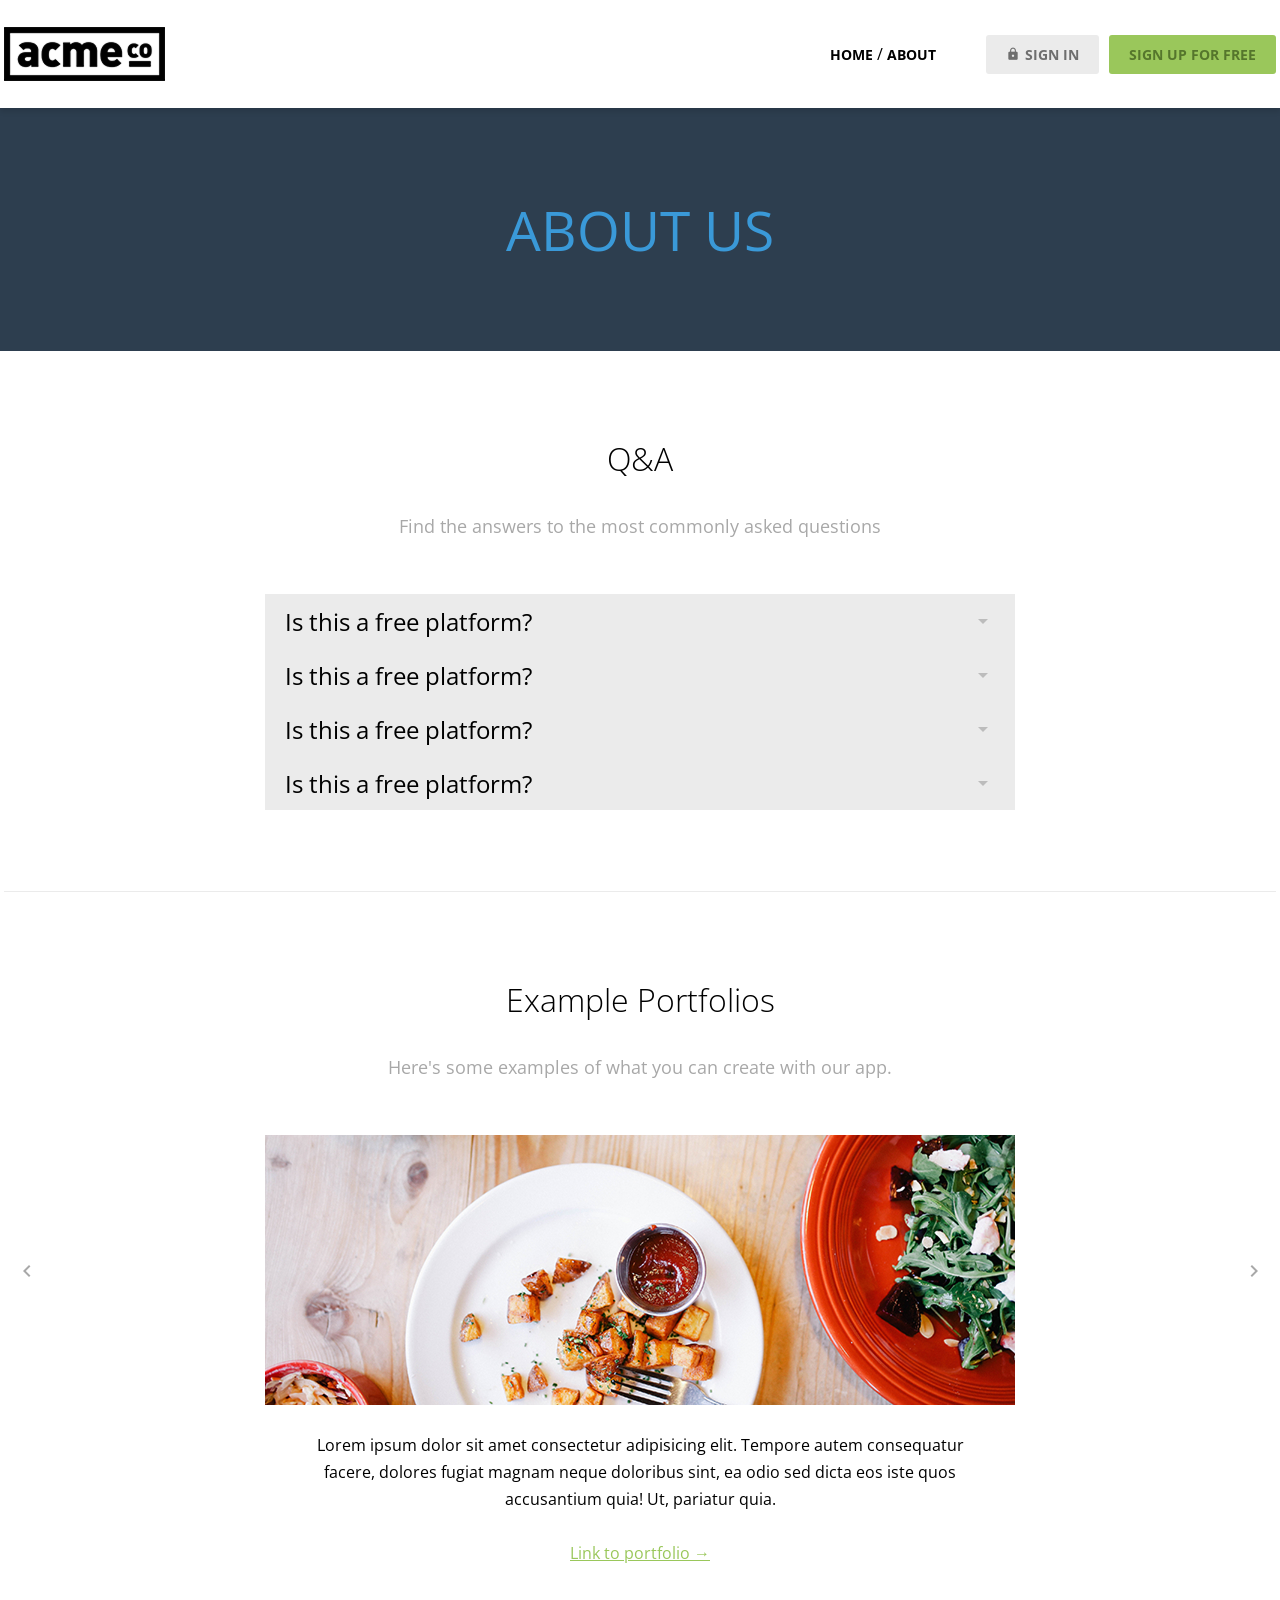
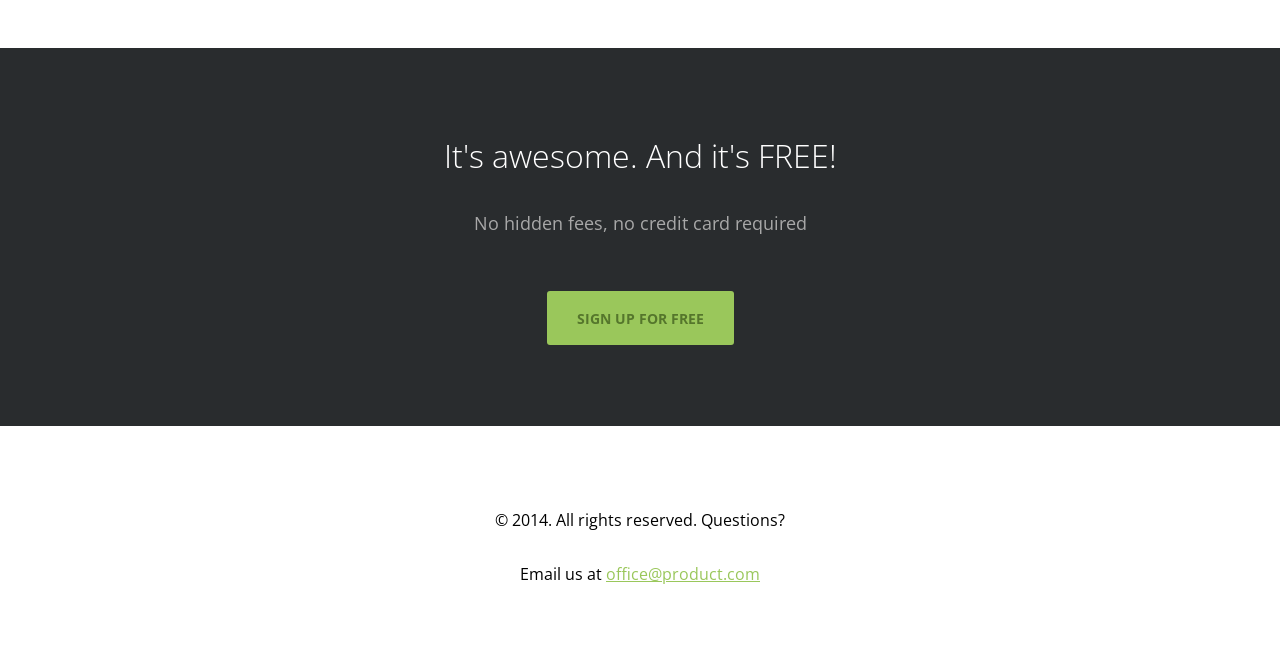
<file: about.html>
<!doctype html>
<html lang="en">
  <head>
    <meta charset="UTF-8" />
    <meta name="viewport" content="width=device-width, initial-scale=1.0" />
    <title>About - ACME</title>
    <link rel="preconnect" href="https://fonts.googleapis.com" />
    <link rel="preconnect" href="https://fonts.gstatic.com" crossorigin />
    <link
      href="https://fonts.googleapis.com/css2?family=Open+Sans:ital,wght@0,300..800;1,300..800&display=swap"
      rel="stylesheet"
    />
    <link href="https://fonts.googleapis.com/icon?family=Material+Icons" rel="stylesheet" />
    <link rel="stylesheet" href="css/common.css" />
    <link rel="stylesheet" href="css/about.css" />
  </head>

  <body>
    <header>
      <div class="container d-flex justify-content-between align-items-center">
        <h1 class="logo">
          <a href="index.html">
            <img src="images/logo.png" alt="acme logo" />
            <span class="hidden">ACME</span>
          </a>
        </h1>
        <nav>
          <ul class="d-flex align-items-center">
            <li>
              <a href="index.html" class="text-nav">home</a>
              /
              <a href="about.html" class="text-nav">about</a>
            </li>
            <li>
              <a href="signin.html" class="btn btn-secondary"
                ><span class="material-icons">lock</span>sign in</a
              >
            </li>
            <li>
              <a href="signup.html" class="btn btn-primary">sign up for free</a>
            </li>
          </ul>
        </nav>
      </div>
    </header>
    <main>
      <section class="hero inner-pd">
        <div class="container">
          <h2 class="text-heading-xl text-center">about us</h2>
        </div>
      </section>
      <section class="qna container inner-pd">
        <div class="header d-flex flex-column g-1">
          <h3 class="text-body-l">Q&amp;A</h3>
          <p class="text-body-m-plus">Find the answers to the most commonly asked questions</p>
        </div>
        <ul class="qnalist">
          <li>
            <details>
              <summary class="question">
                <span>Is this a free platform?</span>
                <span class="material-icons">arrow_drop_down</span>
              </summary>
              <div class="answer">
                <p>
                  Lorem ipsum dolor, sit amet consectetur adipisicing elit. Tempora magnam dolorem
                  perspiciatis! Delectus soluta animi quaerat ipsum labore, laboriosam mollitia
                  inventore commodi blanditiis molestiae asperiores dolorem expedita et tempore
                  deleniti.
                </p>
              </div>
            </details>
          </li>
          <li>
            <details>
              <summary class="question">
                <span>Is this a free platform?</span>
                <span class="material-icons">arrow_drop_down</span>
              </summary>
              <div class="answer">
                <p>
                  Lorem ipsum dolor, sit amet consectetur adipisicing elit. Tempora magnam dolorem
                  perspiciatis! Delectus soluta animi quaerat ipsum labore, laboriosam mollitia
                  inventore commodi blanditiis molestiae asperiores dolorem expedita et tempore
                  deleniti.
                </p>
              </div>
            </details>
          </li>
          <li>
            <details>
              <summary class="question">
                <span>Is this a free platform?</span>
                <span class="material-icons">arrow_drop_down</span>
              </summary>
              <div class="answer">
                <p>
                  Lorem ipsum dolor, sit amet consectetur adipisicing elit. Tempora magnam dolorem
                  perspiciatis! Delectus soluta animi quaerat ipsum labore, laboriosam mollitia
                  inventore commodi blanditiis molestiae asperiores dolorem expedita et tempore
                  deleniti.
                </p>
              </div>
            </details>
          </li>
          <li>
            <details>
              <summary class="question">
                <span>Is this a free platform?</span>
                <span class="material-icons">arrow_drop_down</span>
              </summary>
              <div class="answer">
                <p>
                  Lorem ipsum dolor, sit amet consectetur adipisicing elit. Tempora magnam dolorem
                  perspiciatis! Delectus soluta animi quaerat ipsum labore, laboriosam mollitia
                  inventore commodi blanditiis molestiae asperiores dolorem expedita et tempore
                  deleniti.
                </p>
              </div>
            </details>
          </li>
        </ul>
      </section>
      <hr class="container" />
      <section class="portfolio slidewrapper container inner-pd">
        <div class="header d-flex flex-column g-1">
          <h3 class="text-body-l">Example Portfolios</h3>
          <p class="text-body-m-plus">Here's some examples of what you can create with our app.</p>
        </div>
        <ul class="slidecontainer">
          <li>
            <img src="images/portpolio_01.jpg" alt="portfolio_01" />
            <p>
              Lorem ipsum dolor sit amet consectetur adipisicing elit. Tempore autem consequatur
              facere, dolores fugiat magnam neque doloribus sint, ea odio sed dicta eos iste quos
              accusantium quia! Ut, pariatur quia.
            </p>
            <a href="" class="text-link">Link to portfolio &rarr;</a>
          </li>
          <li>
            <img src="images/portpolio_01.jpg" alt="portfolio_01" />
            <p>
              Lorem ipsum dolor sit amet consectetur adipisicing elit. Tempore autem consequatur
              facere, dolores fugiat magnam neque doloribus sint, ea odio sed dicta eos iste quos
              accusantium quia! Ut, pariatur quia.
            </p>
            <a href="" class="text-link">Link to portfolio &rarr;</a>
          </li>
          <li>
            <img src="images/portpolio_01.jpg" alt="portfolio_01" />
            <p>
              Lorem ipsum dolor sit amet consectetur adipisicing elit. Tempore autem consequatur
              facere, dolores fugiat magnam neque doloribus sint, ea odio sed dicta eos iste quos
              accusantium quia! Ut, pariatur quia.
            </p>
            <a href="" class="text-link">Link to portfolio &rarr;</a>
          </li>
        </ul>
        <button type="button" class="button prev">
          <span class="material-icons">chevron_left</span>
        </button>
        <button type="button" class="button next">
          <span class="material-icons">chevron_right</span>
        </button>
      </section>
      <section class="cta inner-pd d-flex flex-column align-items-center g-2">
        <div class="content d-flex flex-column g-1">
          <h3 class="text-body-l">It's awesome. And it's FREE!</h3>
          <p class="text-body-m-plus">No hidden fees, no credit card required</p>
        </div>
        <a href="#" class="btn btn-primary big">sign up for free</a>
      </section>
    </main>
    <footer class="inner-pd d-flex flex-column align-items-center g-1">
      <p>&copy; 2014. All rights reserved. Questions?</p>
      <p>Email us at <a href="#" class="text-link">office@product.com</a></p>
    </footer>
    <script src="js/main.js"></script>
    <script src="js/about.js"></script>
  </body>
</html>
</file>
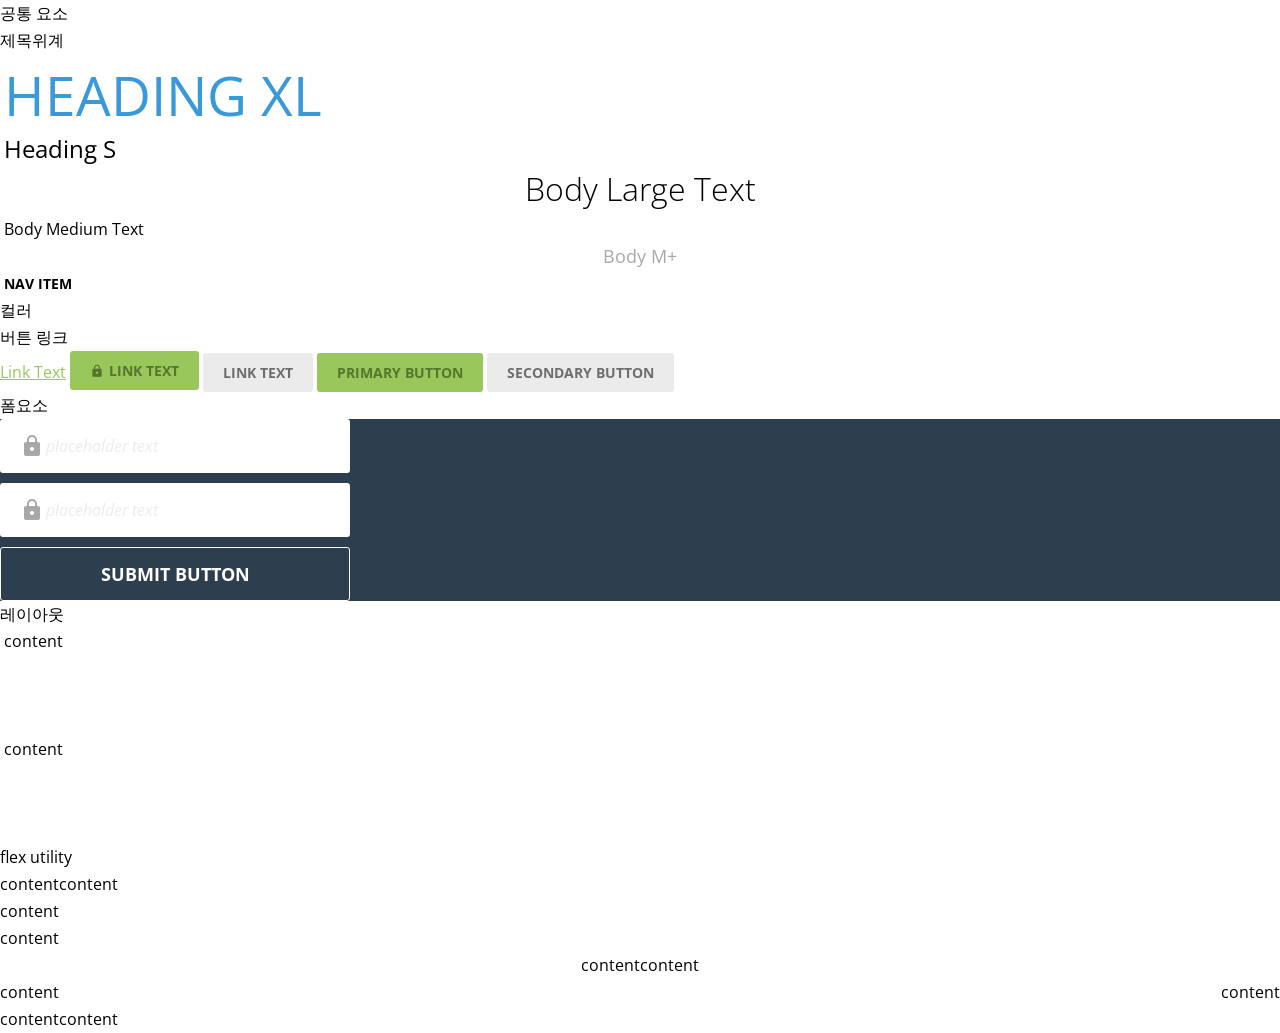
<file: common.html>
<!doctype html>
<html lang="en">
  <head>
    <meta charset="UTF-8" />
    <meta name="viewport" content="width=device-width, initial-scale=1.0" />
    <title>ACME</title>
    <link rel="preconnect" href="https://fonts.googleapis.com" />
    <link rel="preconnect" href="https://fonts.gstatic.com" crossorigin />
    <link
      href="https://fonts.googleapis.com/css2?family=Open+Sans:ital,wght@0,300..800;1,300..800&display=swap"
      rel="stylesheet"
    />
    <link href="https://fonts.googleapis.com/icon?family=Material+Icons" rel="stylesheet" />
    <link rel="stylesheet" href="css/common.css" />
  </head>

  <body>
    <h1>공통 요소</h1>
    <h2>제목위계</h2>

    <!-- Typography System -->
    <div class="container">
      <!-- Heading -->
      <h1 class="text-heading-xl">Heading XL</h1>
      <h2 class="text-heading-s">Heading S</h2>

      <!-- Body -->
      <p class="text-body-l">Body Large Text</p>
      <p class="text-body-m">Body Medium Text</p>
      <p class="text-body-m-plus">Body M+</p>

      <!-- Navigation -->
      <nav>
        <ul>
          <li><a href="#" class="text-nav">Nav Item</a></li>
        </ul>
      </nav>
    </div>
    <h2>컬러</h2>
    <h2>버튼 링크</h2>
    <!-- Link -->
    <a href="#" class="text-link">Link Text</a>
    <a href="#" class="btn btn-primary"><span class="material-icons">lock</span>Link Text</a>
    <a href="#" class="btn btn-secondary">Link Text</a>

    <!-- Button -->
    <button class="btn btn-primary">Primary Button</button>
    <button class="btn btn-secondary">Secondary Button</button>

    <h2>폼요소</h2>
    <div class="hero">
      <form action="">
        <div class="field">
          <label for="useremail">
            <span class="material-icons">lock</span>
          </label>
          <input type="text" id="useremail" placeholder="placeholder text" />
        </div>
        <div class="field">
          <label for="useremail">
            <span class="material-icons">lock</span>
          </label>
          <input type="text" id="useremail" placeholder="placeholder text" />
        </div>
        <button type="submit">Submit button</button>
      </form>
    </div>
    <h2>레이아웃</h2>
    <div class="container">content</div>
    <div class="container inner-pd">content</div>
    <h3>flex utility</h3>
    <div class="d-flex">
      <div>content</div>
      <div>content</div>
    </div>
    <div class="d-flex flex-column">
      <div>content</div>
      <div>content</div>
    </div>
    <div class="d-flex justify-content-center">
      <div>content</div>
      <div>content</div>
    </div>
    <div class="d-flex justify-content-between">
      <div>content</div>
      <div>content</div>
    </div>
    <div class="d-flex align-items-center">
      <div>content</div>
      <div>content</div>
    </div>
  </body>
</html>
</file>
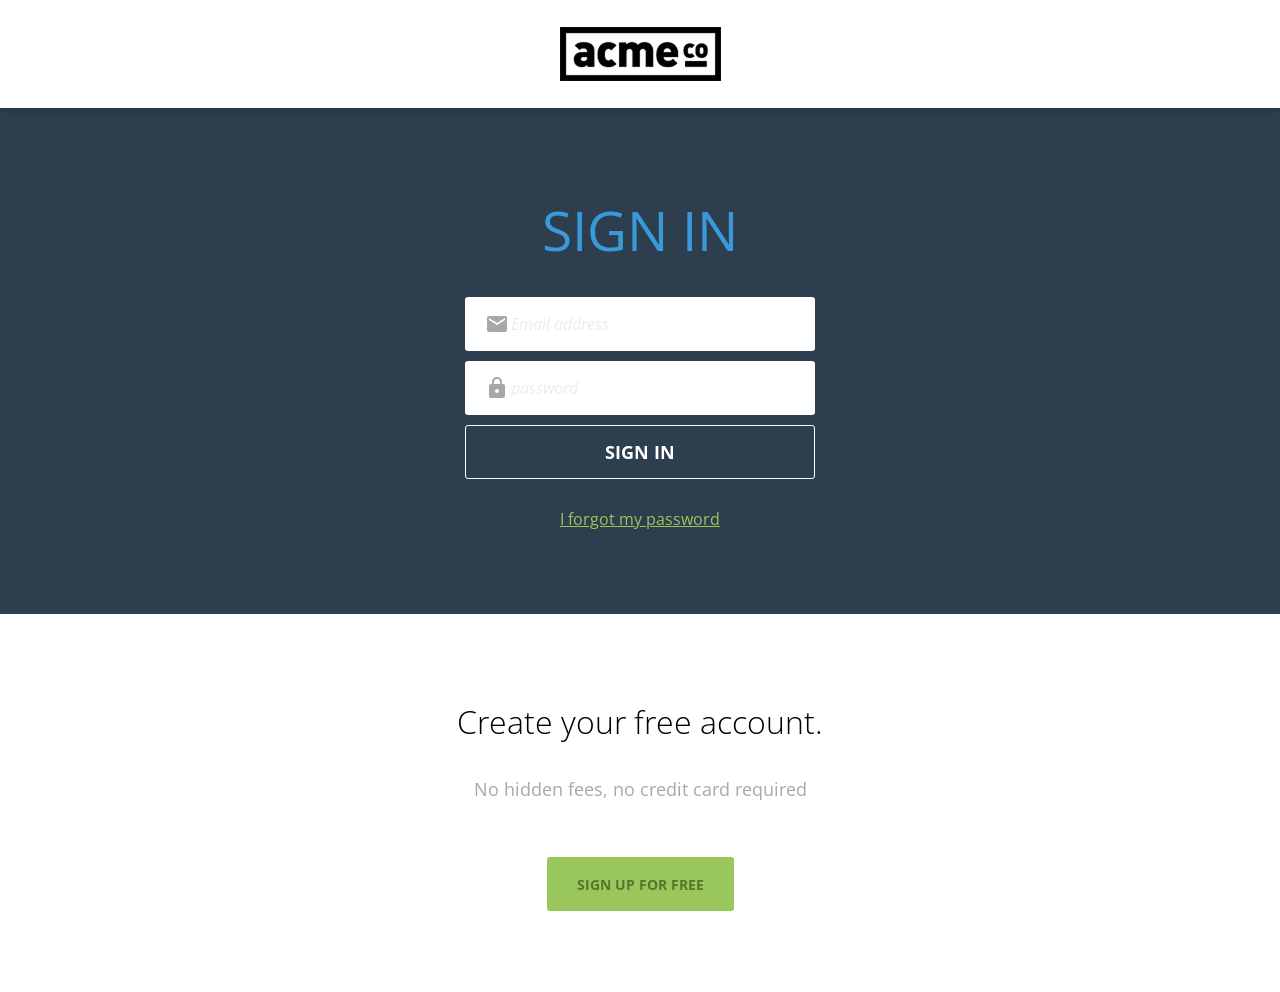
<file: signin.html>
<!doctype html>
<html lang="en">
  <head>
    <meta charset="UTF-8" />
    <meta name="viewport" content="width=device-width, initial-scale=1.0" />
    <title>Signin - ACME</title>
    <link rel="preconnect" href="https://fonts.googleapis.com" />
    <link rel="preconnect" href="https://fonts.gstatic.com" crossorigin />
    <link
      href="https://fonts.googleapis.com/css2?family=Open+Sans:ital,wght@0,300..800;1,300..800&display=swap"
      rel="stylesheet"
    />
    <link href="https://fonts.googleapis.com/icon?family=Material+Icons" rel="stylesheet" />
    <link rel="stylesheet" href="css/common.css" />
    <link rel="stylesheet" href="css/sign.css" />
  </head>

  <body>
    <header>
      <div class="container d-flex justify-content-center align-items-center">
        <h1 class="logo">
          <a href="index.html">
            <img src="images/logo.png" alt="acme logo" />
            <span class="hidden">ACME</span>
          </a>
        </h1>
      </div>
    </header>
    <main> 
      <section class="hero inner-pd">
        <div class="container d-flex flex-column align-items-center g-1">
          <h2 class="text-heading-xl">Sign in</h2> 
          <form action="">
        <div class="field">
          <label for="useremail">
            <span class="material-icons">email</span>
          </label>
          <input type="text" id="useremail" placeholder="Email address" />
        </div>
        <div class="field">
          <label for="useremail">
            <span class="material-icons">lock</span>
          </label>
          <input type="text" id="useremail" placeholder="password" />
        </div>
        <button type="submit">Sign in</button>
          </form>
          <a href="" class="text-link">I forgot my password</a>
        </div>
    </main>
      </section>
      </section>
      <footer class="inner-pd d-flex flex-column align-items-center g-2">
        <div class="content d-flex flex-column g-1">
          <h3 class="text-body-l">Create your free account.</h3>
          <p class="text-body-m-plus">No hidden fees, no credit card required</p>
        </div>
        <a href="#" class="btn btn-primary big">sign up for free</a>
      </footer>
  </body>
</html>
</file>
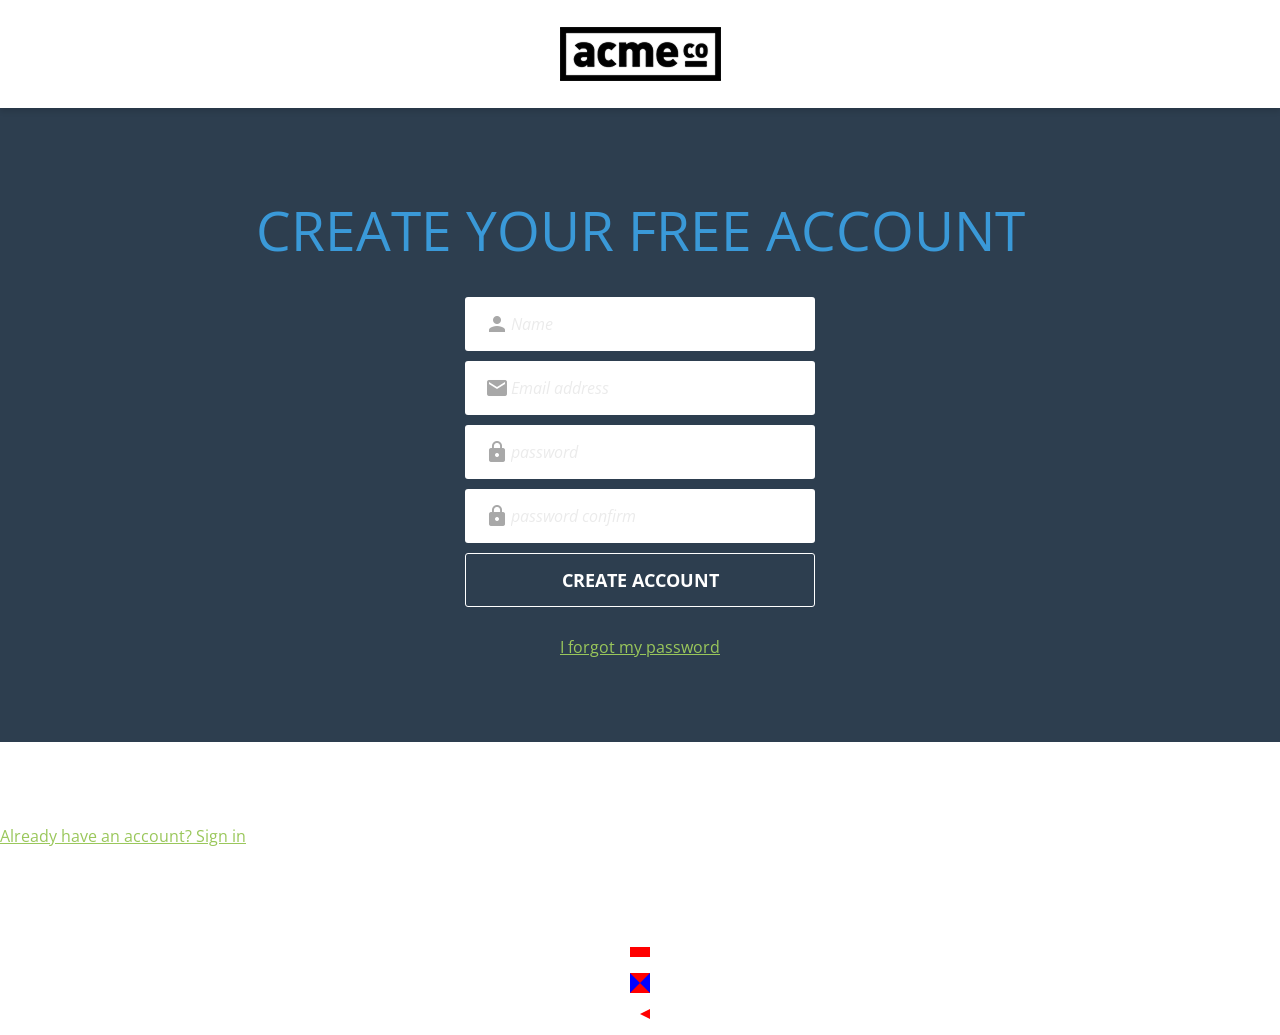
<file: signup.html>
<!doctype html>
<html lang="en">
  <head>
    <meta charset="UTF-8" />
    <meta name="viewport" content="width=device-width, initial-scale=1.0" />
    <title>Signup - ACME</title>
    <link rel="preconnect" href="https://fonts.googleapis.com" />
    <link rel="preconnect" href="https://fonts.gstatic.com" crossorigin />
    <link
      href="https://fonts.googleapis.com/css2?family=Open+Sans:ital,wght@0,300..800;1,300..800&display=swap"
      rel="stylesheet"
    />
    <link href="https://fonts.googleapis.com/icon?family=Material+Icons" rel="stylesheet" />
    <link rel="stylesheet" href="css/common.css" />
    <link rel="stylesheet" href="css/sign.css" />
  </head>

  <body>
    <header>
      <div class="container d-flex justify-content-center align-items-center">
        <h1 class="logo">
          <a href="index.html">
            <img src="images/logo.png" alt="acme logo" />
            <span class="hidden">ACME</span>
          </a>
        </h1>
      </div>
    </header>
    <main>
      <section class="hero inner-pd">
        <div class="container d-flex flex-column align-items-center g-1">
          <h2 class="text-heading-xl">create your free account</h2>
          <form action="#" novalidate>
            <div class="field">
              <label for="useremail">
                <span class="material-icons">person</span>
              </label>
              <input type="text" id="useremail" placeholder="Name" required />
            </div>
            <div class="field">
              <label for="useremail">
                <span class="material-icons">email</span>
              </label>
              <input type="text" id="useremail" placeholder="Email address" required />
            </div>
            <div class="field">
              <label for="userpw">
                <span class="material-icons">lock</span>
              </label>
              <input type="password" id="userpw" placeholder="password" required />
            </div>
            <div class="field">
              <label for="userpwcf">
                <span class="material-icons">lock</span>
              </label>
              <input type="password" id="userpwcf" placeholder="password confirm" required />
            </div>
            <button type="submit">create Account</button>
            <div class="feedback"></div>
          </form>
          <a href="" class="text-link">I forgot my password</a>
        </div>
      </section>
    </main>
    <footer class="inner-pd taxt-canter">
      <a href="#" class="text-link">Already have an account? Sign in</a>
    </footer>
    <div class="box box1"></div>
    <div class="box box2"></div>
    <div class="box box3"></div>
    <script src="js/sign.js"></script>
  </body>
</html>
</file>
<file: css/about.css>
.qnalist {
  width: 750px;
  margin: 0 auto;
}
.qnalist details {
  interpolate-size: allow-keywords;
}
.qnalist details::details-content {
  block-size: 0;
  opacity: 0;
  overflow: hidden;
  transition:
    block-size 0.35s ease,
    opacity 0.35s ease;
}
.qnalist details[open]::details-content {
  block-size: auto;
  opacity: 1;
}
.qnalist details[open] .question .material-icons {
  opacity: 1;
  transform: rotate(180deg);
}
.qnalist .question {
  display: flex;
  height: calc(var(--base-unit) * 2);
  padding: 0 20px;
  justify-content: space-between;
  align-items: center;
  background: var(--super--light--gray);
  cursor: pointer;
  font-size: var(--heading--s);
  line-height: var(--base-unit);
}
.qnalist .question::-webkit-details-marker {
  display: none;
}
.qnalist .question::marker {
  content: "";
}
.qnalist .question .material-icons {
  opacity: 0.2;
  color: #000;
  transition: 0.35s;
}
.qnalist .answer {
  display: flex;
  padding: 20px 20px 30px;
  flex-direction: column;
  gap: 27px;
  box-sizing: border-box;
}
.qnalist details[open] .question {
  font-weight: bold;
}
</file>
<file: css/sign.css>
.hero form {
  position: relative;
}
.feedback {
  width: 320px;
  padding: 20px;
  color: #f30000;
  border-radius: 3px;
  background: var(--white);
  position: absolute;
  left: calc(100% + 30px);
  top: 0;
  display: flex;
  flex-direction: column;
  gap: var(--base-unit);
  visibility: hidden;
}
.feedback:after {
  content: "";
  position: absolute;
  width: 0;
  height: 0;
  border-width: 7px 8px;
  border-style: solid;
  border-color: transparent #fff transparent transparent;
  top: 30px;
  right: 100%;
}

.box {
  width: 0;
  height: 0;
  border-width: 5px 10px;
  border-style: solid;
  margin: 1rem auto;
}
.box1 {
  /* border: 10px solid red; */
  border-color: red;
}
.box2 {
  border-width: 10px;
  border-color: red blue;
}
.box3 {
  border-color: transparent red transparent transparent;
}
</file>
<file: css/common.css>
@import url("normalize.css");
@import url("reset.css");
@import url("flex-utility.css");

:root {
  /* Layout */
  --base-unit: 27px;
  --base-font: 16px;

  /* Color styles */
  --black: rgba(44, 44, 44, 1);
  --light--gray: rgba(168, 168, 168, 1);
  --medium--gray: rgba(110, 110, 110, 1);
  --super--light--gray: rgba(235, 235, 235, 1);
  --primary: rgba(154, 199, 91, 1);
  --secondary: rgba(85, 118, 44, 1);
  --white: rgba(255, 255, 255, 1);
  --hero: rgba(45, 62, 79, 1);
  --hero--title: rgba(58, 153, 216, 1);
  --medium-blue: rgba(67, 156, 207, 1);
  --light-blue: rgba(72, 157, 205, 1);
  --c-t-a: rgba(41, 44, 46, 1);

  /* Text-size styles */
  --heading--x-l: calc(var(--base-font) * 3.4375);
  --body--l: calc(var(--base-font) * 2);
  --heading--s: calc(var(--base-font) * 1.5);
  --body--m: var(--base-font);
  --nav--item: calc(var(--base-font) * 0.875);
  --body--m-plus: calc(var(--base-font) * 1.125);
  --link: var(--base-font);
  --button---secondary: calc(var(--base-font) * 0.875);
  --button---primary: calc(var(--base-font) * 0.875);
}

body {
  /* font-family: "Open Sans", sans-serif;
  font-size:var(--base-font);
  line-height:var(--base-unit); */
  font:
    var(--base-font)/var(--base-unit) "Open Sans",
    sans-serif;
}

/* 폰트 위계 */
.text-heading-xl {
  font-size: var(--heading--x-l);
  line-height: calc(var(--base-unit) * 3);
  color: var(--hero--title);
  text-transform: uppercase;
  letter-spacing: 2%;
}

.text-heading-s {
  font-size: var(--heading--s);
  line-height: var(--base-unit);
}

.text-body-l {
  font-size: var(--body--l);
  line-height: calc(var(--base-unit) * 2);
  font-weight: 300;
  text-align: center;
}

.text-body-m {
  font-size: var(--body--m);
  line-height: var(--base-unit);
}

.text-body-m-plus {
  font-size: var(--body--m-plus);
  line-height: var(--base-unit);
  text-align: center;
  color: var(--light--gray);
}
.text-nav {
  font-size: var(--nav--item);
  font-weight: bold;
  text-transform: uppercase;
}
/* 링크 버튼 */
.btn {
  height: 39px;
  background: var(--super--light--gray);
  border-radius: 3px;
  padding: 0 20px;
  display: inline-flex;
  color: var(--medium--gray);
  align-items: center;
  font-size: calc(var(--base-font) * 0.875);
  font-weight: bold;
  gap: 5px;
  text-transform: uppercase;
}
.btn .material-icons {
  font-size: 14px;
}
.btn-primary {
  background: var(--primary);
  color: var(--secondary);
}
.btn.big {
  height: calc(var(--base-unit) * 2);
  padding: 0 30px;
}

/* 폼 요소 */
.hero {
  background: var(--hero);
}
form {
  width: 350px;
  display: flex;
  flex-direction: column;
  gap: 10px;
}
form .field {
  height: calc(var(--base-unit) * 2);
  background: var(--white);
  border-radius: 3px;
  padding: 0 20px;
  display: flex;
  align-items: center;
  color: var(--light--gray);
}
form .field label {
  display: flex;
}
form .field input {
  font-style: italic;
  color: var(--black);
  width: 100%;
  outline: none;
}
form .field:focus-within {
  box-shadow: inset 0 0 5px rgba(72, 0, 255, 0.7);
}
form .field input::placeholder {
  color: var(--super--light--gray);
}
form button {
  height: calc(var(--base-unit) * 2);
  border-radius: 3px;
  display: flex;
  align-items: center;
  justify-content: center;
  color: var(--white);
  font-size: calc(var(--base-font) * 1.125);
  text-transform: uppercase;
  font-weight: bold;
  border: 1px solid var(--white);
}
/* 레이아웃 */
.container {
  max-width: 1272px;
  width: 100%;
  margin: 0 auto;
}
.inner-pd {
  padding: calc(var(--base-unit) * 3) 0;
}
.inner-top-pd {
  padding-top: calc(var(--base-unit) * 3);
}
.hidden {
  position: absolute;
  clip-path: inset(50%);
  width: 1px;
  height: 1px;
  overflow: hidden;
}

hr {
  border: none;
  /* border-top:1px solid var(--super--light--gray); */
  height: 1px;
  background: var(--super--light--gray);
}

.text-link {
  text-decoration: underline;
  color: var(--primary);
}
section .header {
  margin-bottom: calc(var(--base-unit) * 2);
}

/* 헤더 */
body > header {
  background: var(--white);
  padding: var(--base-unit) 0;
  box-shadow: 0 4px 5px rgba(0, 0, 0, 0.1);
  position: sticky;
  top: 0;
  transition: 0.3s ease-out;
}

body > header.fixed {
  padding: calc(var(--base-unit) / 2) 0;
}

header nav ul {
  gap: 10px;
}
header nav ul li:first-child {
  margin-right: 40px;
}

/* 슬라이드 */
.slidewrapper {
  position: relative;
  overflow: hidden;
}
.slidecontainer {
  width: 300%; /* js 부모 너비파악, 슬라이드 개수 파악, 너비 계산 지정할 예정 */
  display: flex;
  transition: 0.3s ease-out;
}
.slidecontainer li {
  width: 100%;
  display: flex;
  flex-direction: column;
  align-items: center;
  gap: var(--base-unit);
}
.slidecontainer li > p {
  width: 700px;
  text-align: center;
}
.slidewrapper button {
  width: 45px;
  height: 45px;
  display: flex;
  justify-content: center;
  align-items: center;
  color: var(--light--gray);
  cursor: pointer;
  position: absolute;
  top: 50%;
  transform: translateY(-50%);
}
.slidewrapper button.prev {
  left: 0;
}
.slidewrapper button.next {
  right: 0;
}

/* CTA */
.cta {
  background: var(--c-t-a);
}
.cta h3 {
  color: var(--white);
}
</file>
